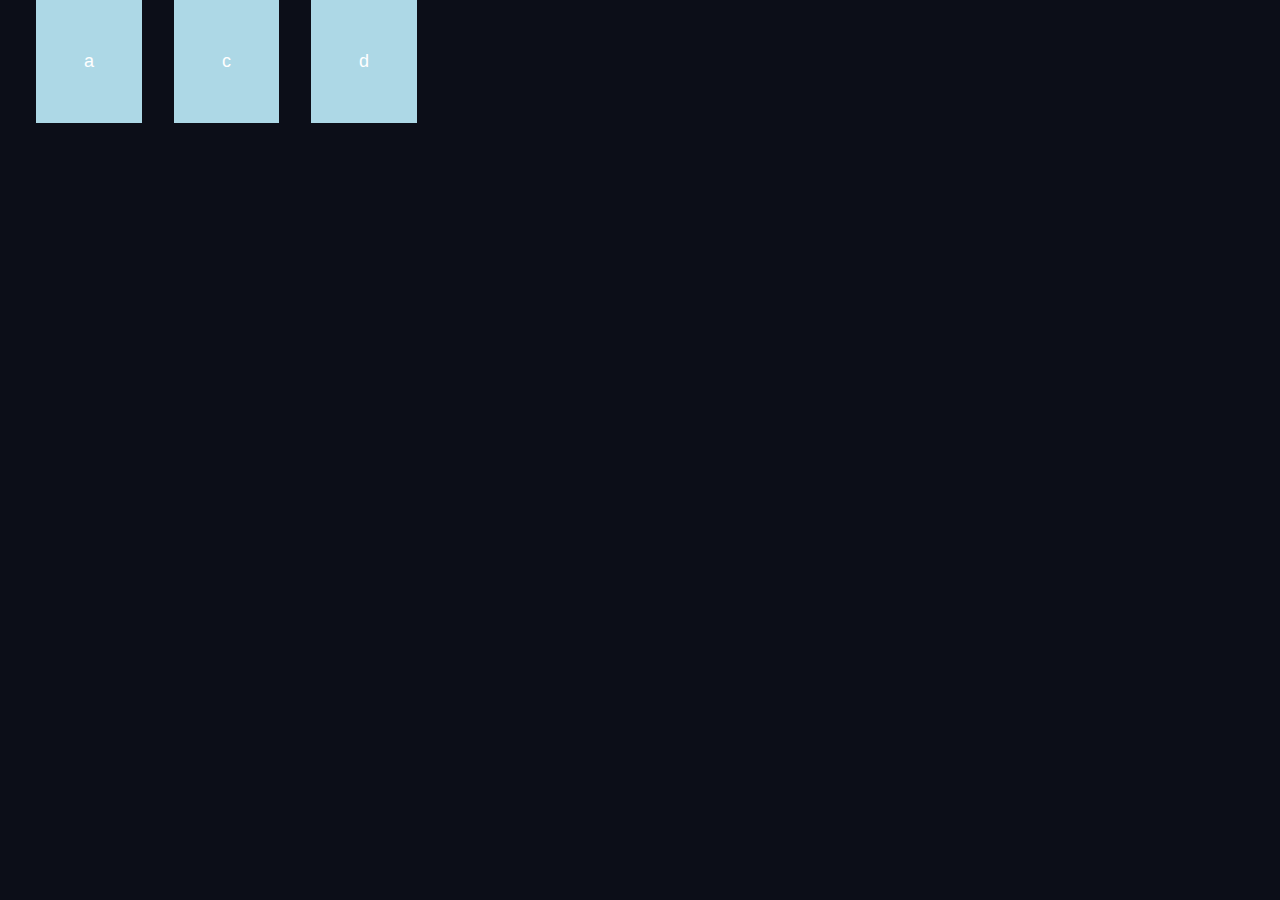
<file: maquette/index.html>
<!DOCTYPE html>
<html lang="en">
<head>
    <meta charset="UTF-8">
    <meta http-equiv="X-UA-Compatible" content="IE=edge">
    <meta name="viewport" content="width=device-width, initial-scale=1.0">
    <title>Document</title>
    <link rel="stylesheet" href="css/style.css">
</head>
<body>
    
    <div class="container flex" style="--gap:2rem;">
        <div class="box">a</div>
        <div class="box  sr-only">b</div>
        <div class="box">c</div>
        <div class="box">d</div>
    <div class="container">

</body>
</html>
</file>
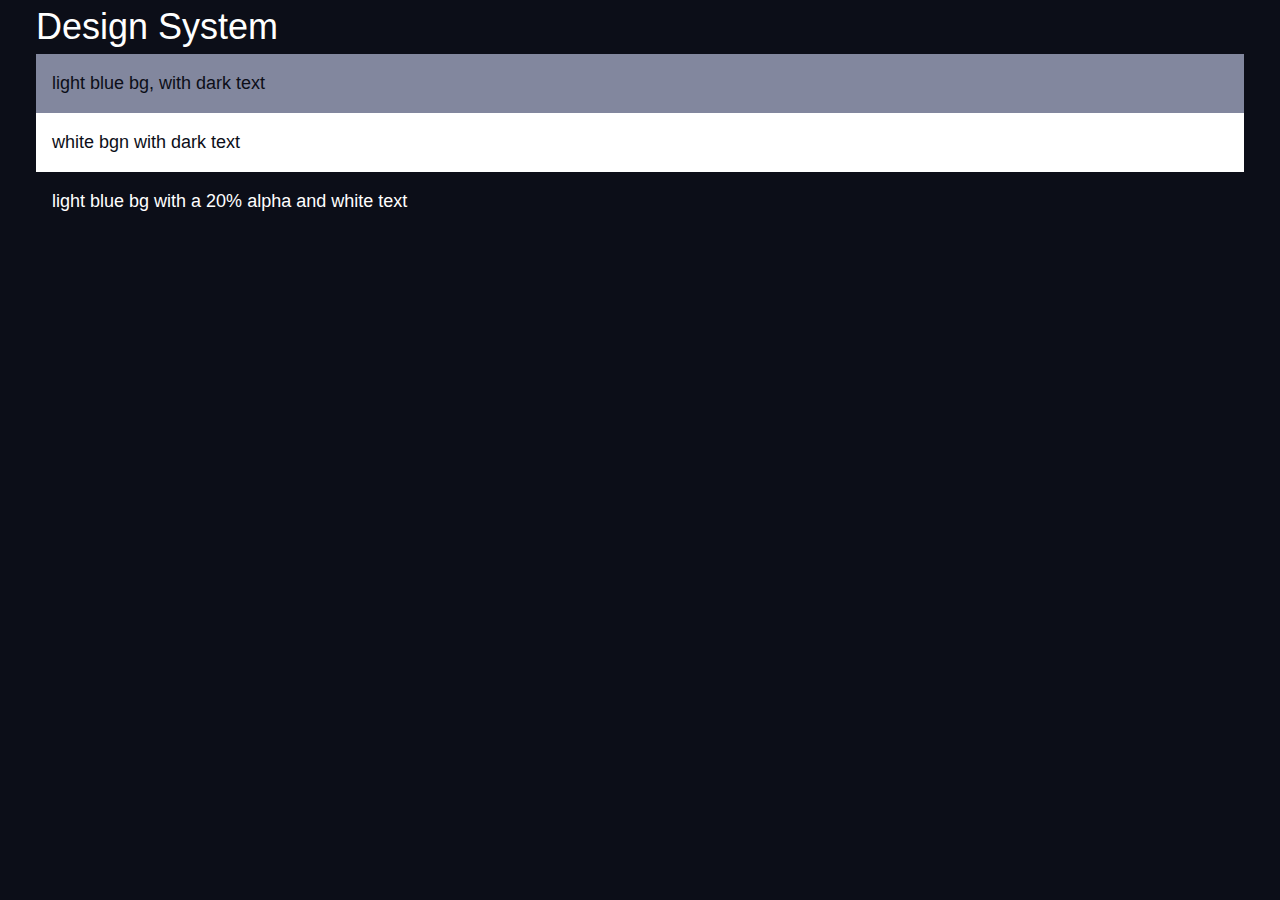
<file: maquette/design-system.html>
<!DOCTYPE html>
<html lang="en">
<head>
    <meta charset="UTF-8">
    <meta http-equiv="X-UA-Compatible" content="IE=edge">
    <meta name="viewport" content="width=device-width, initial-scale=1.0">
    <title>Design System</title>
    <link rel="stylesheet" href="css/style.css">
</head>
<body class="bg-dark">
    
<div class="container">
    <h1>Design System</h1>

    <div class="bg-accent-20 text-dark" style="padding: 1rem">
        light blue bg, with dark text
    </div>

    <div class="bg-white text-dark" style="padding: 1rem">
        white bgn with dark text
    </div>

    <div class="bg-dark text-white" style="padding: 1rem">
       light blue bg with a 20% alpha and white text
    </div>
    
</div>



</body>
</html>
</file>
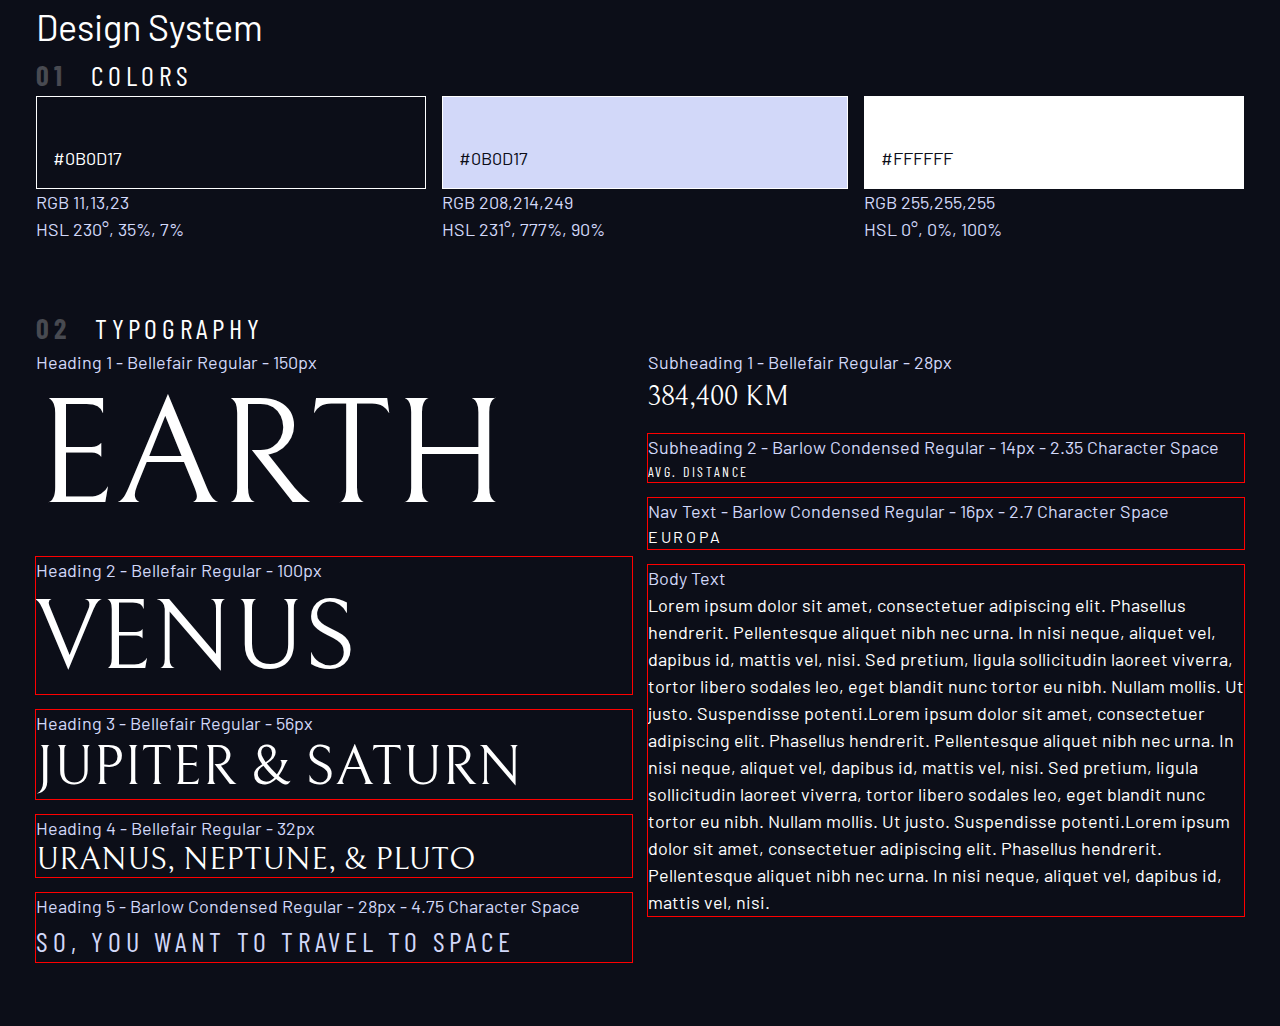
<file: maquette/design-system2.html>
<!DOCTYPE html>
<html lang="en">
<head>
    <meta charset="UTF-8">
    <meta http-equiv="X-UA-Compatible" content="IE=edge">
    <meta name="viewport" content="width=device-width, initial-scale=1.0">
    <title>Design System</title>
    <link rel="preconnect" href="https://fonts.googleapis.com">
    <link rel="preconnect" href="https://fonts.gstatic.com" crossorigin>
    <link rel="stylesheet" href="https://fonts.googleapis.com/css2?family=Barlow+Condensed:wght@400;700&family=Bellefair&family=Barlow:wght@400;700&display=swap">
    <link rel="stylesheet" href="css/style.css">
</head>
<body>
    
<div class="container">
    <h1>Design System</h1>

  <section id="colors">
    <h2 class="numbered-title"><span>01</span> Colors</h2>
    <div class="flex">
        <div style="flex-grow: 1;">
            <div class="bg-dark text-white"  style="padding: 3rem 1rem 1rem; border:1px solid white;">
            #0B0D17
            </div>
            <p class="text-accent">RGB 11,13,23</p>
            <p class="text-accent">HSL 230°, 35%, 7%</p>
        </div>
        <div style="flex-grow: 1;">
            <div class="bg-accent text-dark" style="padding: 3rem 1rem 1rem; border:1px solid white;">
            #0B0D17
            </div>
            <p class="text-accent">RGB 208,214,249</p>
            <p class="text-accent">HSL 231°, 777%, 90%</p>
        </div>
        <div style="flex-grow: 1;">
            <div class="bg-white text-dark" style="padding: 3rem 1rem 1rem; border:1px solid white;">
            #FFFFFF
            </div>
            <p class="text-accent">RGB 255,255,255</p>
            <p class="text-accent">HSL 0°, 0%, 100%</p>
        </div>
    </div>
  </section>


  <section id="typography"  style="margin: 4rem 0">
    <h2 class="numbered-title"><span>02 </span>Typography</h2>
    <div class="flex">
        <div class="flow" style="flex-basis: 100%">
            <div> 
                <p class="text-accent">Heading 1 - Bellefair Regular - 150px</p>
                <p class="fs-900 ff-serif uppercase">Earth</p>
            </div>
            <div> 
                <p class="text-accent">Heading 2 - Bellefair Regular - 100px</p>
                <p class="fs-800 ff-serif uppercase">Venus</p>
            </div>
            <div> 
                <p class="text-accent">Heading 3 - Bellefair Regular - 56px</p>
                <p class="fs-700 ff-serif uppercase">Jupiter & Saturn</p>
            </div>
            <div> 
                <p class="text-accent">Heading 4 - Bellefair Regular - 32px</p>
                <p class="fs-600 ff-serif uppercase">Uranus, Neptune, & Pluto</p>
            </div>
            <div> 
                <p class="text-accent">Heading 5 - Barlow Condensed Regular - 28px - 4.75 Character Space</p>
                <p class="text-accent fs-500 ff-sans-cond uppercase letter-spacing-1">So, you want to travel to space</p>
            </div>
        
        </div>
        
        <div  class="flow" style="flex-basis: 100%">
            <div> 
                <p class="text-accent">Subheading 1 - Bellefair Regular - 28px</p>
                <p class="fs-500 ff-serif uppercase">384,400 km</p>
            </div>
            <div> 
                <p class="text-accent">Subheading 2 - Barlow Condensed Regular - 14px - 2.35 Character Space</p>
                <p class="fs-200 ff-sans-cond uppercase letter-spacing-3">Avg. Distance</p>
            </div>
            <div> 
                <p class="text-accent">Nav Text - Barlow Condensed Regular - 16px - 2.7 Character Space</p>
                <p class="fs-300 ff-sans-conf uppercase letter-spacing-2">Europa</p>
            </div>
            <div> 
                <p class="text-accent">Body Text</p>
                <p>Lorem ipsum dolor sit amet, consectetuer adipiscing elit. Phasellus hendrerit. Pellentesque aliquet nibh nec urna. In nisi neque, aliquet vel, dapibus id, mattis vel, nisi. Sed pretium, ligula sollicitudin laoreet viverra, tortor libero sodales leo, eget blandit nunc tortor eu nibh. Nullam mollis. Ut justo. Suspendisse potenti.Lorem ipsum dolor sit amet, consectetuer adipiscing elit. Phasellus hendrerit. Pellentesque aliquet nibh nec urna. In nisi neque, aliquet vel, dapibus id, mattis vel, nisi. Sed pretium, ligula sollicitudin laoreet viverra, tortor libero sodales leo, eget blandit nunc tortor eu nibh. Nullam mollis. Ut justo. Suspendisse potenti.Lorem ipsum dolor sit amet, consectetuer adipiscing elit. Phasellus hendrerit. Pellentesque aliquet nibh nec urna. In nisi neque, aliquet vel, dapibus id, mattis vel, nisi. </p>
            </div>
        </div>
    </div>
</section>
</div>



</body>
</html>
</file>
<file: maquette/css/style.css>
/**
* Custom properties
**/

:root {
    /*colors*/
    --clr-dark: 230 35% 7%;
    --clr-light: 231 77% 90%;
    --clr-white: 0 0% 100%;

    /*font-sizes*/
    --fs-900: 9.375rem;
    --fs-800: 6.25rem;
    --fs-700: 3.5rem;
    --fs-600: 2rem;
    --fs-500: 1.75rem;
    --fs-400: 1.125rem;
    --fs-300: 1rem;
    --fs-200: 0.875rem;

    /*font-families*/
    --ff-serif: "Bellefair",serif;
    --ff-sans-cond: "Barlow Condensed", sans-serif; 
    --ff-sans-normal: "Barlow", sans-serif;
}


/*-------*/
/* RESET */
/*-------*/

/* Box Sizing */
*,
*::before,
*::after {
    box-sizing: border-box;
}

/* Reset Margins */
body,
h1,
h2,
h3,
h4,
h5,
h6,
p,
figure,
picture,
header,
footer {
    margin: 0;
}

h1,
h2,
h3,
h4,
h5,
h6 {
    font-weight: 400;
}


/* Initialisation du Body */
body {
    font-family: var(--ff-sans-normal);
    font-size:var(--fs-400);
    color:hsl(var(--clr-white));
    background-color: hsl(var(--clr-dark));
    line-height: 1.5;
    min-height: 100vh;
}

/* Images */
img,
picture {
    max-width: 100%;
    display: block;
}

/* Forms */
input,
button,
textarea, 
select {
    font: inherit;
}

/* Suppression des animations pour les personnes qui les ont désactivées */
/* Important pour l'accessibilité */
@media (prefers-reduced-motion: reduce) {
    *,
    *::before,
    *::after {
        animation-duration: 0.01ms !important;
        animation-iteration-count: 1 !important;
        transition-duration: 0.01ms !important;
        scroll-behavior: auto !important;
    }
}

/**
 * Utility Classes
 **/

.flex {
    display: flex;
    gap:var(--gap, 1rem);
}
.grid {
    display: grid;
    gap:var(--gap, 1rem);
}

.flow > *:where(:not(:first-child))  {
    margin-top: var(--flow-space, 1rem);
    outline: 1px solid red;
}

.container {
    padding-inline: 2em;
    margin-inline: auto;
    max-width: 80rem;
}

.sr-only {
    position:absolute;
    width: 1px;
    height: 1px;
    padding: 0;
    margin: -1px;
    overflow: hidden;
    clip: rect(0,0,0,0);
    white-space: nowrap;
    border: 0;
}


.box {
    background-color: lightblue;
    padding: 3rem;
}

/* colors */
.bg-dark { background-color: hsl(var(--clr-dark));}
.bg-accent { background-color: hsl(var(--clr-light));}
.bg-white { background-color: hsl(var(--clr-white));}
.bg-accent-20 { background-color: hsl(var(--clr-light) /.6);}

.text-dark { color: hsl(var(--clr-dark));}
.text-accent { color: hsl(var(--clr-light));}
.text-white { color: hsl(var(--clr-white));}



/* typography */
.ff-serif { font-family: var(--ff-serif); } 
.ff-sans-cond { font-family: var(--ff-sans-cond); } 
.ff-sans-normal { font-family: var(--ff-sans-normal); } 

.letter-spacing-1 { letter-spacing: 4.75px; } 
.letter-spacing-2 { letter-spacing: 2.7px; } 
.letter-spacing-3 { letter-spacing: 2.35px; } 

.uppercase { text-transform: uppercase; }

.fs-900 { font-size: var(--fs-900); }
.fs-800 { font-size: var(--fs-800); }
.fs-700 { font-size: var(--fs-700); }
.fs-600 { font-size: var(--fs-600); }
.fs-500 { font-size: var(--fs-500); }
.fs-400 { font-size: var(--fs-400); }
.fs-300 { font-size: var(--fs-300); }
.fs-200 { font-size: var(--fs-200); }

.fs-900,
.fs-800,
.fs-700,
.fs-600 {
    line-height: 1.1;
}

.numbered-title {
    font-family: var(--ff-sans-cond);
    font-size: var(--fs-500);
    text-transform: uppercase;
    letter-spacing: 4.72px;
}

.numbered-title span {
    margin-right: .5em;
    font-weight: 700;
    color: hsl(var(--clr-white) / .25);
}
</file>
